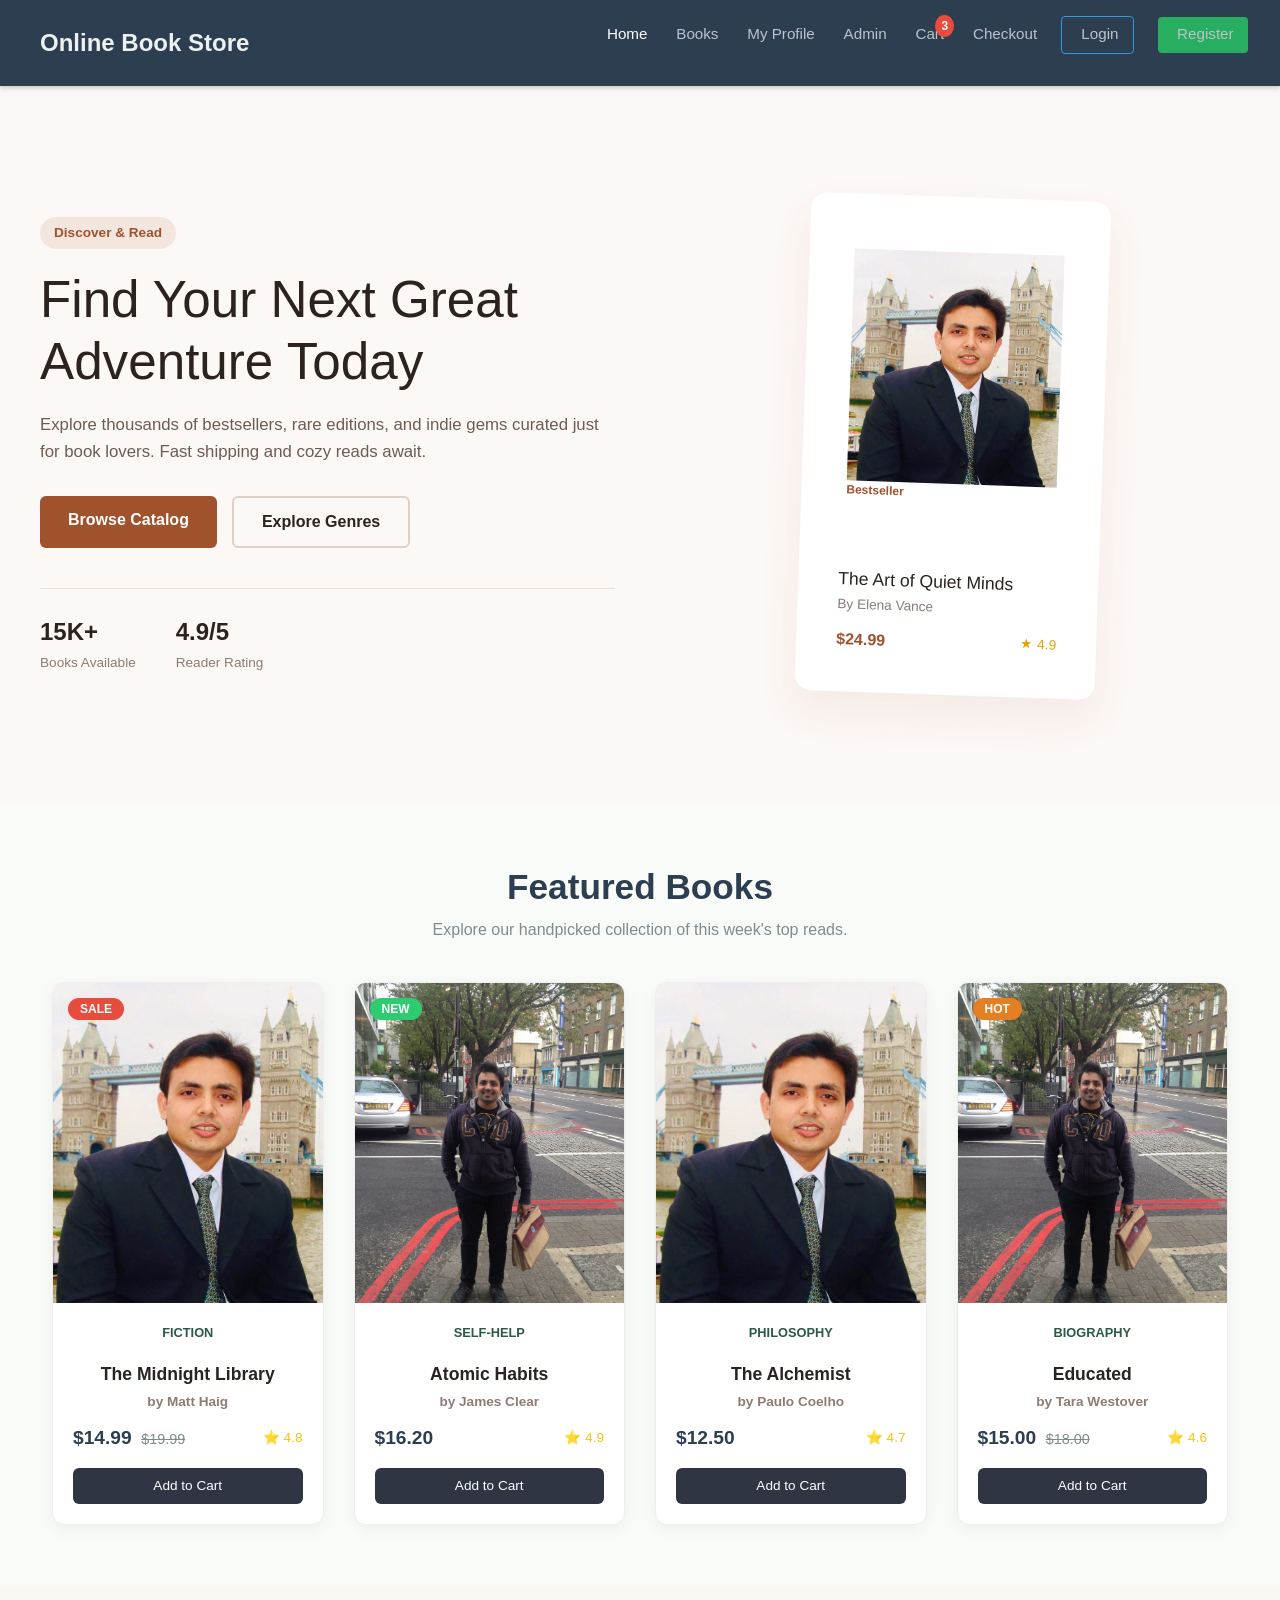
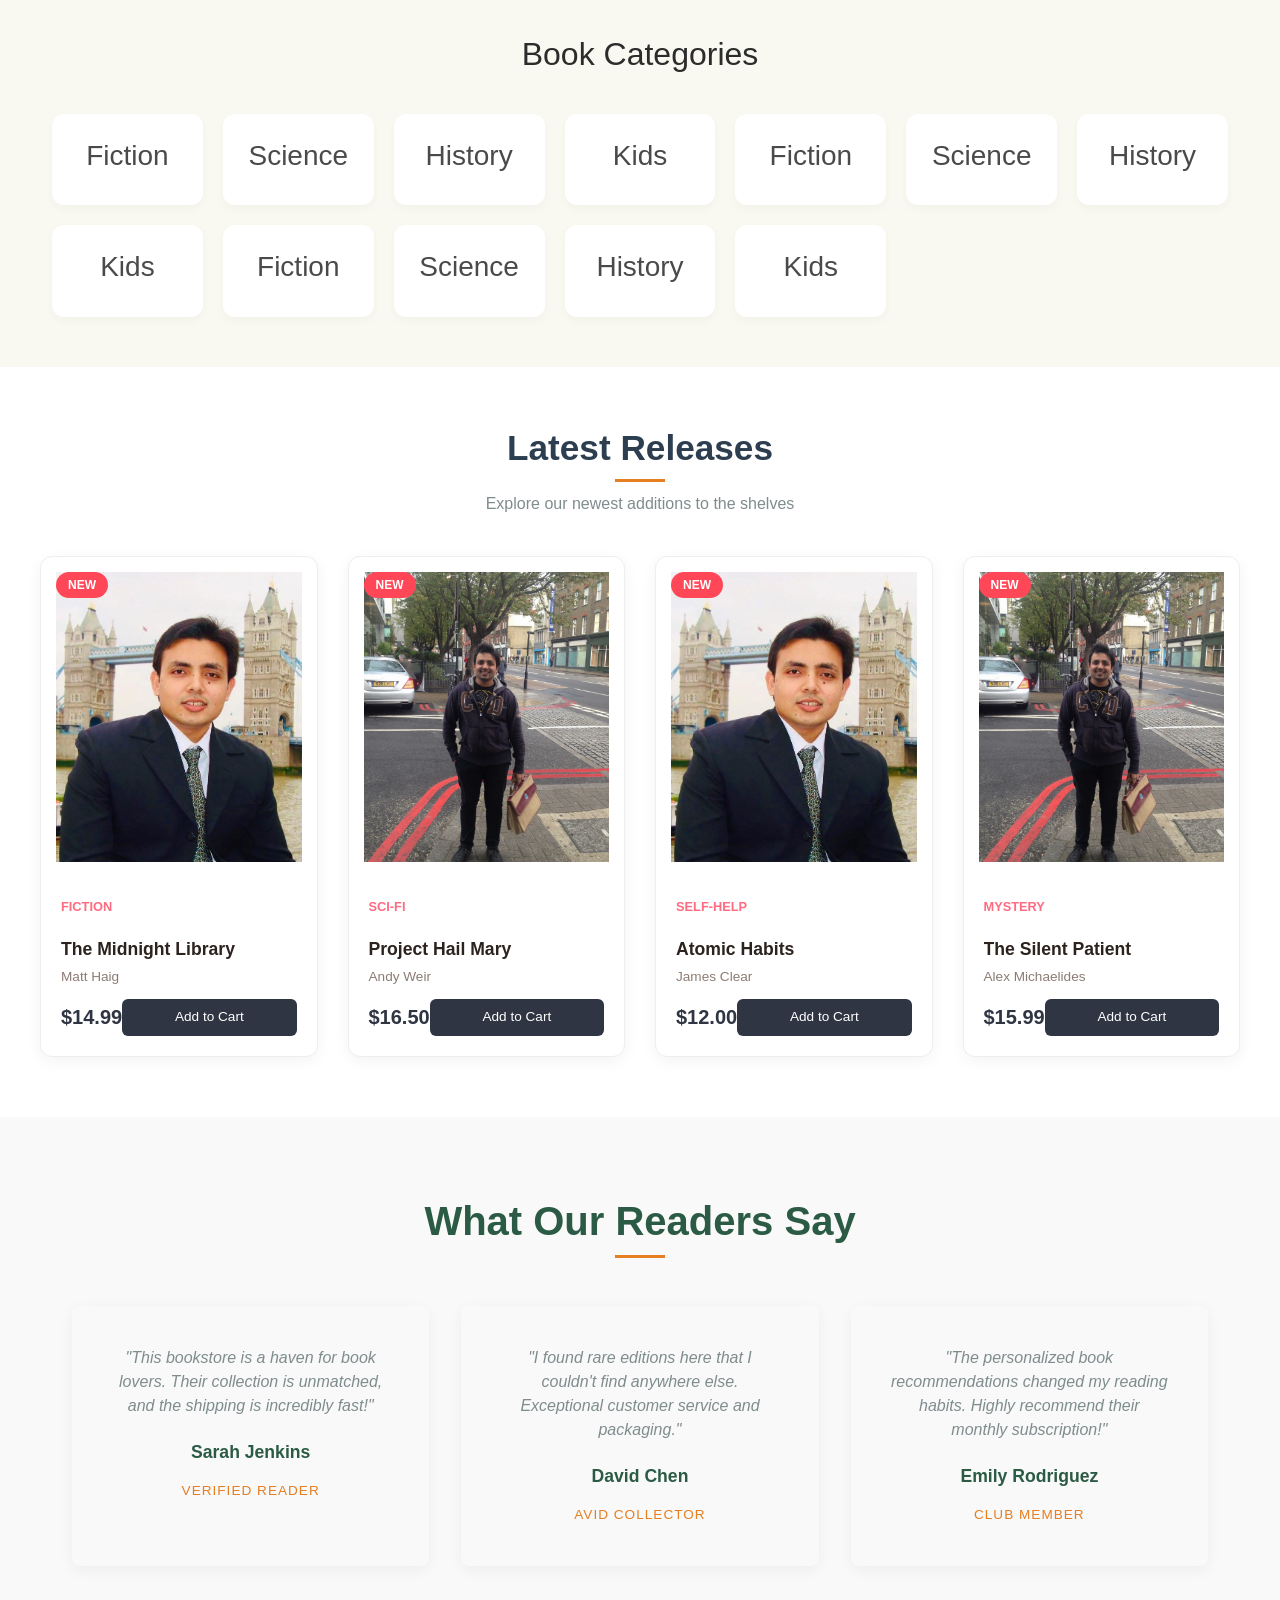
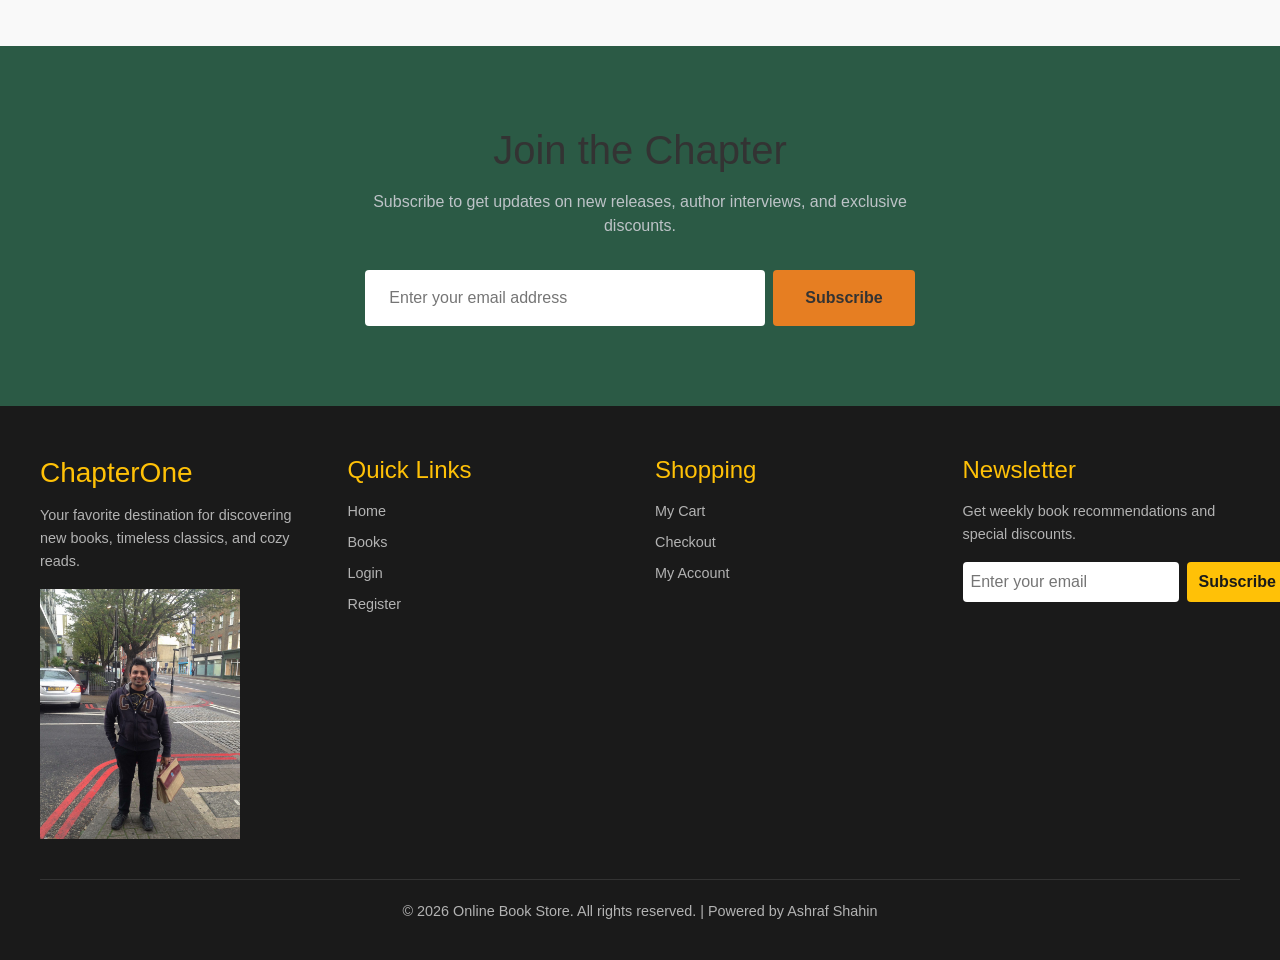
<file: index.html>
<!DOCTYPE html>
<html lang="en">
<head>
    <meta charset="UTF-8">
    <meta name="viewport" content="width=device-width, initial-scale=1.0">
    
    <link rel="shortcut icon" href="./media/logo.JPG" type="image/x-icon">
    <title>Online Book Store - ashraf shahin</title>
    
    <!-- Font Awesome  -->
    <link rel="stylesheet" href="https://cloudflare.com">
    
    <link rel="stylesheet" href="./css/bootstrap.min.css"> 
    <link rel="stylesheet" href="./css/style.css">
    
</head>
<body>


    <nav class="navbar">
        <a href="#" class="nav-brand"><i class="fa-solid fa-book-open"></i>Online Book Store </a>
    
        <div class="hamburger" id="mobile-menu">
            <span></span>
            <span></span>
            <span></span>
        </div>
    
        <ul class="nav-links" id="nav-list">
            <li><a href="index.html" class="active"><i class="fa-solid fa-house"></i> Home</a></li>
            <li><a href="books.html"><i class="fa-solid fa-book"></i> Books</a></li>
            <li><a href="user.html"><i class="fa-solid fa-book"></i> My Profile</a></li>
            <li><a href="admin.html"><i class="fa-solid fa-book"></i> Admin</a></li>
            <li>
                <a href="cart.html" class="cart-icon-container">
                    <i class="fa-solid fa-cart-shopping"></i> Cart
                    <span class="cart-badge" id="cart-count">3</span>
                </a>
            </li>
            <li><a href="checkout.html"><i class="fa-solid fa-credit-card"></i> Checkout</a></li>
            <li><a href="login.html" class="btn-login"><i class="fa-solid fa-right-to-bracket"></i> Login</a></li>
            <li><a href="register.html" class="btn-register"><i class="fa-solid fa-user-plus"></i> Register</a></li>
        </ul>
    </nav>

    <!-- hero Section -->
    <section class="hero-bookstore">
    <div class="hero-container">
        <div class="hero-content">
            <span class="hero-badge">Discover & Read</span>
            <h1>Find Your Next Great Adventure Today</h1>
            <p>Explore thousands of bestsellers, rare editions, and indie gems curated just for book lovers. Fast
                shipping and cozy reads await.</p>
            <div class="hero-buttons">
                <a href="#shop" class="btn-primary">Browse Catalog</a>
                <a href="#genres" class="btn-secondary">Explore Genres</a>
            </div>
            <div class="hero-stats">
                <div class="stat-item">
                    <strong>15K+</strong>
                    <span>Books Available</span>
                </div>
                <div class="stat-item">
                    <strong>4.9/5</strong>
                    <span>Reader Rating</span>
                </div>
            </div>
        </div>
        <div class="hero-visual">
            <div class="book-card-mockup">
                <div class="book-cover">
                    
                    <span><img src="./media/logo.JPG" alt="iamge" srcset="">Bestseller</span>
                </div>
                <div class="book-info">
                    <h3>The Art of Quiet Minds</h3>
                    <p>By Elena Vance</p>
                    <div class="price-row">
                        <span class="price">$24.99</span>
                        <span class="rating">★ 4.9</span>
                    </div>
                </div>
            </div>
        </div>
    </div>
    </section>

    <!-- featured books Section -->
    <section class="featured-books">
        <div class="container">
            <div class="section-header">
                <h2>Featured Books</h2>
                <p>Explore our handpicked collection of this week's top reads.</p>
            </div>
    
            <div class="books-grid">
                <!-- Book Card 1 -->
                <div class="book-card">
                    <div class="book-image">
                        <span class="badge sale">Sale</span>
                        <img src="./media/logo.JPG" alt="The Midnight Library">
                        <div class="overlay">
                            <button class="action-btn" title="Add to Wishlist">❤️</button>
                            <button class="action-btn" title="Quick View">👁️</button>
                        </div>
                    </div>
                    <div class="book-info">
                        <span class="category">Fiction</span>
                        <h3 class="book-title">The Midnight Library</h3>
                        <p class="author">by Matt Haig</p>
                        <div class="price-rating">
                            <div class="price">
                                <span class="current-price">$14.99</span>
                                <span class="old-price">$19.99</span>
                            </div>
                            <div class="rating">⭐️ 4.8</div>
                        </div>
                        <button class="add-to-cart-btn">Add to Cart</button>
                    </div>
                </div>
    
                <!-- Book Card 2 -->
                <div class="book-card">
                    <div class="book-image">
                        <span class="badge new">New</span>
                        <img src="./media/ash_shahin.JPG" alt="Atomic Habits">
                        <div class="overlay">
                            <button class="action-btn" title="Add to Wishlist">❤️</button>
                            <button class="action-btn" title="Quick View">👁️</button>
                        </div>
                    </div>
                    <div class="book-info">
                        <span class="category">Self-Help</span>
                        <h3 class="book-title">Atomic Habits</h3>
                        <p class="author">by James Clear</p>
                        <div class="price-rating">
                            <div class="price">
                                <span class="current-price">$16.20</span>
                            </div>
                            <div class="rating">⭐️ 4.9</div>
                        </div>
                        <button class="add-to-cart-btn">Add to Cart</button>
                    </div>
                </div>
    
                <!-- Book Card 3 -->
                <div class="book-card">
                    <div class="book-image">
                        <img src="./media/logo.JPG" alt="The Alchemist">
                        <div class="overlay">
                            <button class="action-btn" title="Add to Wishlist">❤️</button>
                            <button class="action-btn" title="Quick View">👁️</button>
                        </div>
                    </div>
                    <div class="book-info">
                        <span class="category">Philosophy</span>
                        <h3 class="book-title">The Alchemist</h3>
                        <p class="author">by Paulo Coelho</p>
                        <div class="price-rating">
                            <div class="price">
                                <span class="current-price">$12.50</span>
                            </div>
                            <div class="rating">⭐️ 4.7</div>
                        </div>
                        <button class="add-to-cart-btn">Add to Cart</button>
                    </div>
                </div>
    
                <!-- Book Card 4 -->
                <div class="book-card">
                    <div class="book-image">
                        <span class="badge hot">Hot</span>
                        <img src="./media/ash_shahin.JPG" alt="Educated">
                        <div class="overlay">
                            <button class="action-btn" title="Add to Wishlist">❤️</button>
                            <button class="action-btn" title="Quick View">👁️</button>
                        </div>
                    </div>
                    <div class="book-info">
                        <span class="category">Biography</span>
                        <h3 class="book-title">Educated</h3>
                        <p class="author">by Tara Westover</p>
                        <div class="price-rating">
                            <div class="price">
                                <span class="current-price">$15.00</span>
                                <span class="old-price">$18.00</span>
                            </div>
                            <div class="rating">⭐️ 4.6</div>
                        </div>
                        <button class="add-to-cart-btn">Add to Cart</button>
                    </div>
                </div>
            </div>
        </div>
    </section>


    <!-- categories Section -->
    <section class="categories-section">
        <div class="container">
            <h2>Book Categories</h2>
            <div class="category-grid">
                <div class="category-card">
                    <i class="fa fa-book" aria-hidden="true"></i>
                    <h3>Fiction</h3>
                </div>
                <div class="category-card">
                    <i class="fa fa-flask" aria-hidden="true"></i>
                    <h3>Science</h3>
                </div>
                <div class="category-card">
                    <i class="fa fa-university" aria-hidden="true"></i>
                    <h3>History</h3>
                </div>
                <div class="category-card">
                    <i class="fa fa-child" aria-hidden="true"></i>
                    <h3>Kids</h3>
                </div>
                <div class="category-card">
                    <i class="fa fa-book" aria-hidden="true"></i>
                    <h3>Fiction</h3>
                </div>
                <div class="category-card">
                    <i class="fa fa-flask" aria-hidden="true"></i>
                    <h3>Science</h3>
                </div>
                <div class="category-card">
                    <i class="fa fa-university" aria-hidden="true"></i>
                    <h3>History</h3>
                </div>
                <div class="category-card">
                    <i class="fa fa-child" aria-hidden="true"></i>
                    <h3>Kids</h3>
                </div>
                <div class="category-card">
                    <i class="fa fa-book" aria-hidden="true"></i>
                    <h3>Fiction</h3>
                </div>
                <div class="category-card">
                    <i class="fa fa-flask" aria-hidden="true"></i>
                    <h3>Science</h3>
                </div>
                <div class="category-card">
                    <i class="fa fa-university" aria-hidden="true"></i>
                    <h3>History</h3>
                </div>
                <div class="category-card">
                    <i class="fa fa-child" aria-hidden="true"></i>
                    <h3>Kids</h3>
                </div>
            </div>
        </div>
    </section>

    <!-- latest books Section -->
    <section class="latest-books-section">
        <div class="section-container">
    
            <!-- Section Header -->
            <div class="section-header">
                <h2 class="section-title">Latest Releases</h2>
                <p class="section-subtitle">Explore our newest additions to the shelves</p>
            </div>
    
            <!-- Books Grid Container -->
            <div class="books-grid">
    
                <!-- Book Card 1 -->
                <div class="book-card">
                    <div class="book-badge">New</div>
                    <div class="book-cover">
                        <!-- Replace URL with your actual book cover image path -->
                        <img src="./media/logo.JPG" alt="Book Cover">
                    </div>
                    <div class="book-info">
                        <span class="book-category">Fiction</span>
                        <h3 class="book-title">The Midnight Library</h3>
                        <p class="book-author">Matt Haig</p>
                        <div class="book-footer">
                            <span class="book-price">$14.99</span>
                            <button class="add-to-cart-btn" aria-label="Add to Cart">
                                Add to Cart
                            </button>
                        </div>
                    </div>
                </div>
    
                <!-- Book Card 2 -->
                <div class="book-card">
                    <div class="book-badge">New</div>
                    <div class="book-cover">
                        <img src="./media/ash_shahin.JPG" alt="Book Cover">
                    </div>
                    <div class="book-info">
                        <span class="book-category">Sci-Fi</span>
                        <h3 class="book-title">Project Hail Mary</h3>
                        <p class="book-author">Andy Weir</p>
                        <div class="book-footer">
                            <span class="book-price">$16.50</span>
                            <button class="add-to-cart-btn" aria-label="Add to Cart">
                                Add to Cart
                            </button>
                        </div>
                    </div>
                </div>
    
                <!-- Book Card 3 -->
                <div class="book-card">
                    <div class="book-badge">New</div>
                    <div class="book-cover">
                        <img src="./media/logo.JPG" alt="Book Cover">
                    </div>
                    <div class="book-info">
                        <span class="book-category">Self-Help</span>
                        <h3 class="book-title">Atomic Habits</h3>
                        <p class="book-author">James Clear</p>
                        <div class="book-footer">
                            <span class="book-price">$12.00</span>
                            <button class="add-to-cart-btn" aria-label="Add to Cart">
                                Add to Cart
                            </button>
                        </div>
                    </div>
                </div>
    
                <!-- Book Card 4 -->
                <div class="book-card">
                    <div class="book-badge">New</div>
                    <div class="book-cover">
                        <img src="./media/ash_shahin.JPG" alt="Book Cover">
                    </div>
                    <div class="book-info">
                        <span class="book-category">Mystery</span>
                        <h3 class="book-title">The Silent Patient</h3>
                        <p class="book-author">Alex Michaelides</p>
                        <div class="book-footer">
                            <span class="book-price">$15.99</span>
                            <button class="add-to-cart-btn" aria-label="Add to Cart">
                                Add to Cart
                            </button>
                        </div>
                    </div>
                </div>
    
            </div>
        </div>
    </section>

    <!-- Testimonials Section -->
    <section class="testimonials">
        <h2 class="section-title">What Our Readers Say</h2>
        <div class="testimonial-container">
            <div class="testimonial-card">
                <p class="review">"This bookstore is a haven for book lovers. Their collection is unmatched, and the
                    shipping is incredibly fast!"</p>
                <h4 class="author">Sarah Jenkins</h4>
                <span class="role">Verified Reader</span>
            </div>
            <div class="testimonial-card">
                <p class="review">"I found rare editions here that I couldn't find anywhere else. Exceptional customer
                    service and packaging."</p>
                <h4 class="author">David Chen</h4>
                <span class="role">Avid Collector</span>
            </div>
            <div class="testimonial-card">
                <p class="review">"The personalized book recommendations changed my reading habits. Highly recommend their
                    monthly subscription!"</p>
                <h4 class="author">Emily Rodriguez</h4>
                <span class="role">Club Member</span>
            </div>
        </div>
    </section>
    
    <!-- Newsletter Section -->
    <section class="newsletter">
        <div class="newsletter-content">
            <h2>Join the Chapter</h2>
            <p>Subscribe to get updates on new releases, author interviews, and exclusive discounts.</p>
            <form class="newsletter-form" onsubmit="event.preventDefault();">
                <input type="email" placeholder="Enter your email address" required aria-label="Email Address">
                <button type="submit">Subscribe</button>
            </form>
        </div>
    </section>


<footer class="bookstore-footer">
    <div class="footer-container">
        <div class="footer-col">
            <h3>ChapterOne</h3>
            <p>Your favorite destination for discovering new books, timeless classics, and cozy reads.</p>
            <img src="./media/ash_shahin.JPG" alt="Book Cover" height="250px" width="200px">
        </div>

        <div class="footer-col">
            <h4>Quick Links</h4>
            <ul>
                <li><a href="index.html">Home</a></li>
                <li><a href="books.html">Books</a></li>
                <li><a href="login.html">Login</a></li>
                <li><a href="register.html">Register</a></li>
            </ul>
        </div>

        <div class="footer-col">
            <h4>Shopping</h4>
            <ul>
                <li><a href="cart.html">My Cart</a></li>
                <li><a href="checkout.html">Checkout</a></li>
                <li><a href="account.html">My Account</a></li>
            </ul>
        </div>

        <div class="footer-col">
            <h4>Newsletter</h4>
            <p>Get weekly book recommendations and special discounts.</p>
            <form id="newsletter-form">
                <input type="email" id="newsletter-email" placeholder="Enter your email" required>
                <button type="submit">Subscribe</button>
            </form>
            <span id="newsletter-msg" style="font-size: 0.8rem; margin-top: 5px; display: block;"></span>
        </div>
    </div>

    <div class="footer-bottom">
        <p>&copy; <span id="current-year"></span> Online Book Store. All rights reserved. |  Powered by Ashraf Shahin</p>
    </div>
</footer>


    <script src="./js/bootstrap.bundle.min.js"></script>
    <script src="./js/popper.min.js"></script>
    <script src="./js/bootstrap.min.js"></script>
    <script src="./js/script.js"></script>
</body>
</html>
</file>
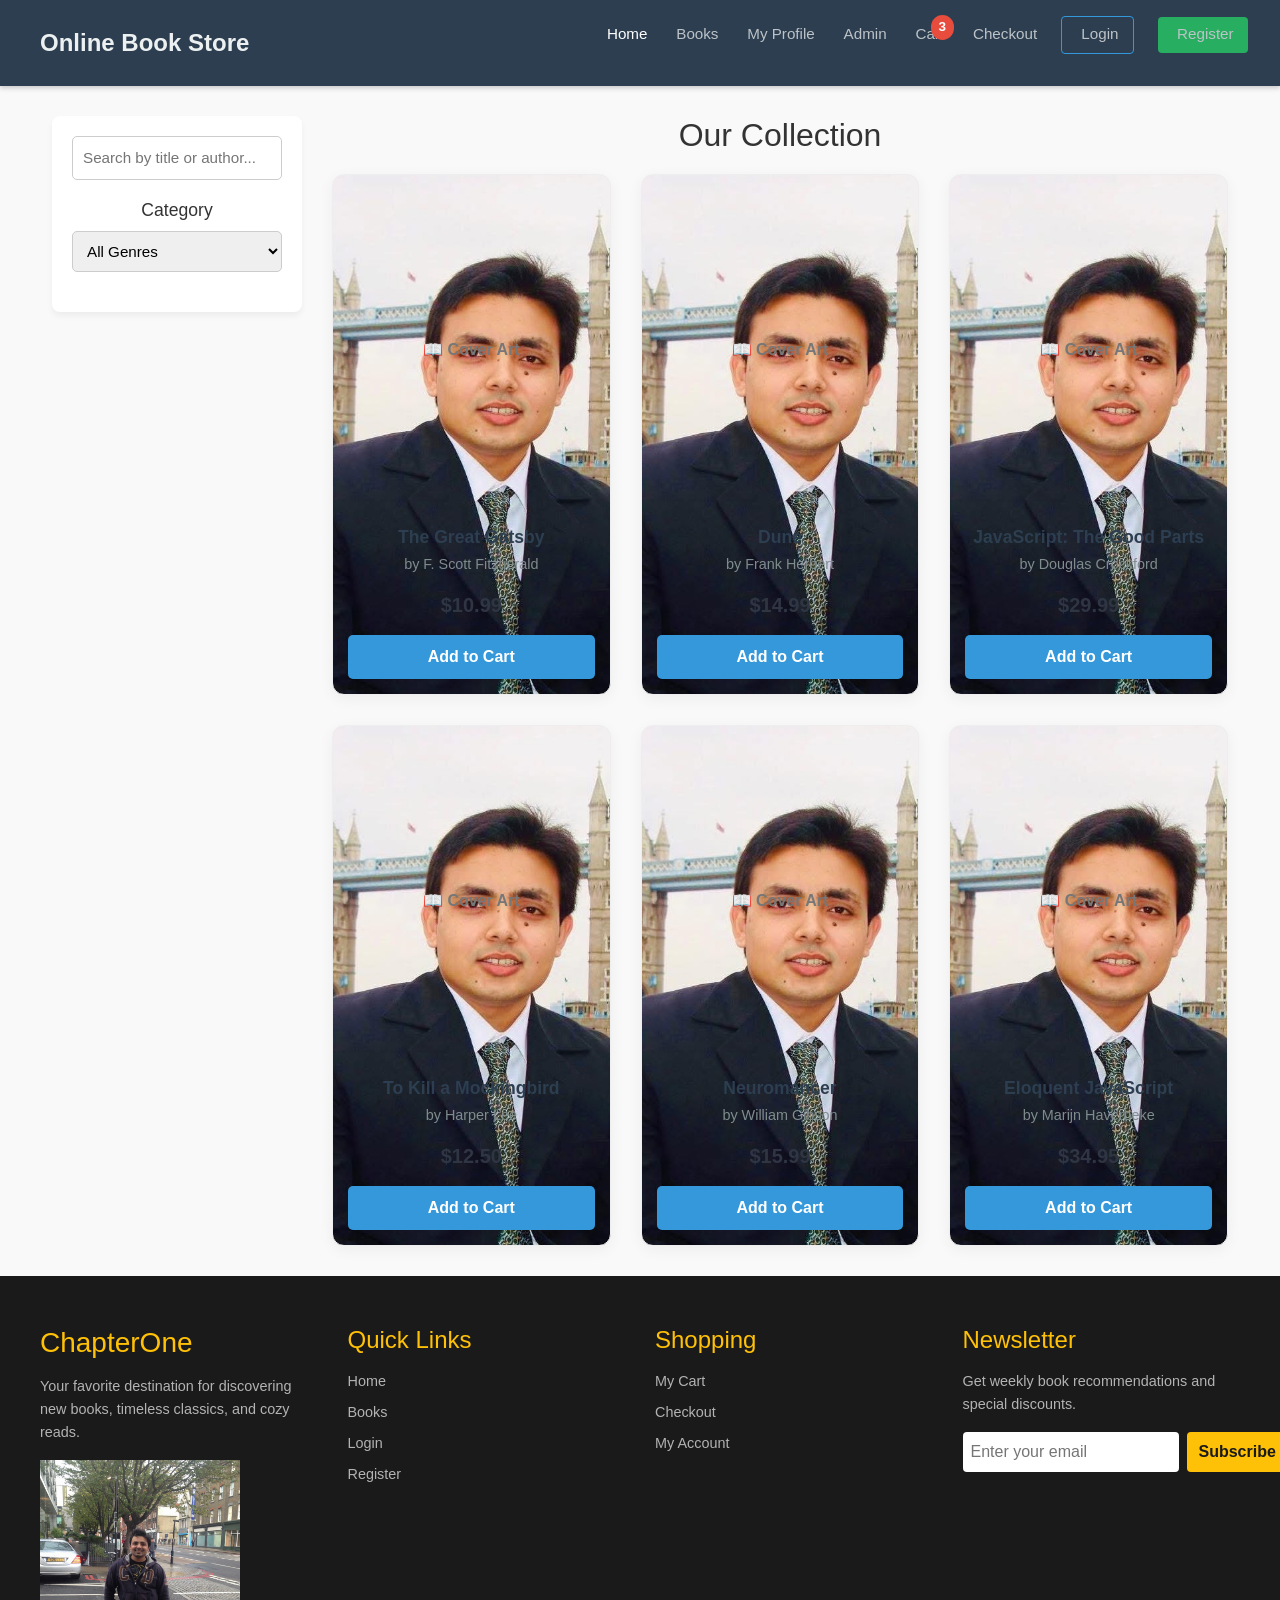
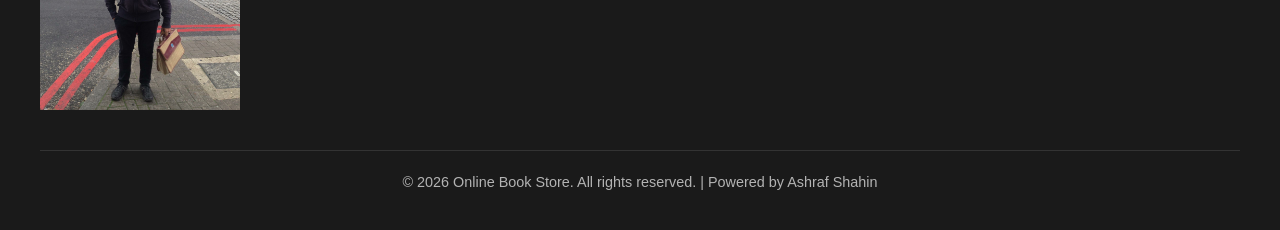
<file: books.html>
<!DOCTYPE html>
<html lang="en">

<head>
    <meta charset="UTF-8">
    <meta name="viewport" content="width=device-width, initial-scale=1.0">
    <title>BookStore - Browse Books</title>
    <style>
        /* Global Reset & Base Variables */
* {
    margin: 0;
    padding: 0;
    box-sizing: border-box;
    font-family: 'Segoe UI', Tahoma, Geneva, Verdana, sans-serif;
}

body {
    background-color: #f7f9fa;
    color: #333;
}

/* Navbar Design */
.navbar {
    display: flex;
    justify-content: space-between;
    align-items: center;
    background-color: #1a252f;
    color: white;
    padding: 1rem 5%;
    position: sticky;
    top: 0;
    z-index: 100;
}

.logo {
    font-size: 1.5rem;
    font-weight: bold;
}

#cart-count {
    background-color: #e74c3c;
    color: white;
    padding: 2px 8px;
    border-radius: 50%;
    font-size: 0.85rem;
    margin-left: 5px;
}

/* Master Layout Structure */
.container {
    display: grid;
    grid-template-columns: 250px 1fr;
    gap: 30px;
    padding: 30px 5%;
}

/* Sidebar Styling */
.controls {
    background: white;
    padding: 20px;
    border-radius: 8px;
    box-shadow: 0 4px 6px rgba(0,0,0,0.05);
    height: fit-content;
}

#search-input, #category-filter {
    width: 100%;
    padding: 10px;
    margin-bottom: 20px;
    border: 1px solid #ccc;
    border-radius: 5px;
    font-size: 0.95rem;
}

.filter-group h3 {
    font-size: 1.1rem;
    margin-bottom: 10px;
}

/* Dynamic Books Grid Layout */
.books-grid {
    display: grid;
    grid-template-columns: repeat(auto-fill, minmax(220px, 1fr));
    gap: 25px;
    margin-top: 20px;
}

/* Individual Book Card Designs */
.book-card {
    background-image: url('./media/logo.JPG');
    background-repeat: no-repeat;
    background-position: center;
    background-size: cover;
   background-color: #cccccc;
    
    /* background: white; */
    border-radius: 8px;
    padding: 15px;
    text-align: center;
    box-shadow: 0 4px 10px rgba(0,0,0,0.05);
    transition: transform 0.2s ease;
    display: flex;
    flex-direction: column;
    justify-content: space-between;
}

.book-card:hover {
    transform: translateY(-5px);
}

.book-cover {
    width: 100%;
    height: 260px;
    /* background-color: #eaeaea;  */
    border-radius: 4px;
    display: flex;
    align-items: center;
    justify-content: center;
    color: #777;
    margin-bottom: 15px;
    font-weight: bold;
}

.book-title {
    font-size: 1.1rem;
    font-weight: 600;
    margin-bottom: 5px;
}

.book-author {
    font-size: 0.9rem;
    color: #666;
    margin-bottom: 10px;
}

.book-price {
    font-size: 1.2rem;
    color: #2c3e50;
    font-weight: bold;
    margin-bottom: 15px;
}

.btn-add-cart {
    background-color: #3498db;
    color: white;
    border: none;
    padding: 10px;
    border-radius: 5px;
    cursor: pointer;
    font-weight: bold;
    width: 100%;
    transition: background 0.2s;
}

.btn-add-cart:hover {
    background-color: #2980b9;
}

/* Responsive Structural Overrides */
@media (max-width: 768px) {
    .container {
        grid-template-columns: 1fr;
    }
}

    </style>
    <link rel="stylesheet" href="./css/bootstrap.min.css">
    <link rel="stylesheet" href="./css/style.css">
</head>

<body>

    <!-- Header Navigation -->
    <nav class="navbar">
        <a href="#" class="nav-brand"><i class="fa-solid fa-book-open"></i>Online Book Store </a>
    
        <div class="hamburger" id="mobile-menu">
            <span></span>
            <span></span>
            <span></span>
        </div>
    
        <ul class="nav-links" id="nav-list">
            <li><a href="index.html" class="active"><i class="fa-solid fa-house"></i> Home</a></li>
            <li><a href="books.html"><i class="fa-solid fa-book"></i> Books</a></li>
            <li><a href="user.html"><i class="fa-solid fa-book"></i> My Profile</a></li>
            <li><a href="admin.html"><i class="fa-solid fa-book"></i> Admin</a></li>
            <li>
                <a href="#cart" class="cart-icon-container">
                    <i class="fa-solid fa-cart-shopping"></i> Cart
                    <span class="cart-badge" id="cart-count">3</span>
                </a>
            </li>
            <li><a href="#checkout"><i class="fa-solid fa-credit-card"></i> Checkout</a></li>
            <li><a href="login.html" class="btn-login"><i class="fa-solid fa-right-to-bracket"></i> Login</a></li>
            <li><a href="register.html" class="btn-register"><i class="fa-solid fa-user-plus"></i> Register</a></li>
        </ul>
    </nav>

    <!-- Main Content Container -->
    <main class="container">

        <!-- Sidebar Controls -->
        <aside class="controls">
            <input type="text" id="search-input" placeholder="Search by title or author...">

            <div class="filter-group">
                <h3>Category</h3>
                <select id="category-filter">
                    <option value="all">All Genres</option>
                    <option value="fiction">Fiction</option>
                    <option value="sci-fi">Sci-Fi</option>
                    <option value="tech">Technology</option>
                </select>
            </div>
        </aside>

        <!-- Books Grid Showcase -->
        <section class="books-display">
            <h2>Our Collection</h2>
            <div id="books-grid" class="books-grid">
                <!-- Books will be injected dynamically by JavaScript -->
            </div>
        </section>

    </main>

    <footer class="bookstore-footer">
        <div class="footer-container">
            <div class="footer-col">
                <h3>ChapterOne</h3>
                <p>Your favorite destination for discovering new books, timeless classics, and cozy reads.</p>
                <img src="./media/ash_shahin.JPG" alt="Book Cover" height="250px" width="200px">
            </div>
    
            <div class="footer-col">
                <h4>Quick Links</h4>
                <ul>
                    <li><a href="index.html">Home</a></li>
                    <li><a href="books.html">Books</a></li>
                    <li><a href="login.html">Login</a></li>
                    <li><a href="register.html">Register</a></li>
                </ul>
            </div>
    
            <div class="footer-col">
                <h4>Shopping</h4>
                <ul>
                    <li><a href="cart.html">My Cart</a></li>
                    <li><a href="checkout.html">Checkout</a></li>
                    <li><a href="account.html">My Account</a></li>
                </ul>
            </div>
    
            <div class="footer-col">
                <h4>Newsletter</h4>
                <p>Get weekly book recommendations and special discounts.</p>
                <form id="newsletter-form">
                    <input type="email" id="newsletter-email" placeholder="Enter your email" required>
                    <button type="submit">Subscribe</button>
                </form>
                <span id="newsletter-msg" style="font-size: 0.8rem; margin-top: 5px; display: block;"></span>
            </div>
        </div>
    
        <div class="footer-bottom">
            <p>&copy; <span id="current-year"></span> Online Book Store. All rights reserved. | Powered by Ashraf Shahin</p>
        </div>
    </footer>
    
    
    <script src="./js/bootstrap.bundle.min.js"></script>
    <script src="./js/popper.min.js"></script>
    <script src="./js/bootstrap.min.js"></script>
    <script src="./js/script.js"></script>
    <script>
        // Local mock data repository containing product metadata
            const booksData = [
                { id: 1, title: "The Great Gatsby", author: "F. Scott Fitzgerald", price: 10.99, category: "fiction" },
                { id: 2, title: "Dune", author: "Frank Herbert", price: 14.99, category: "sci-fi" },
                { id: 3, title: "JavaScript: The Good Parts", author: "Douglas Crockford", price: 29.99, category: "tech" },
                { id: 4, title: "To Kill a Mockingbird", author: "Harper Lee", price: 12.50, category: "fiction" },
                { id: 5, title: "Neuromancer", author: "William Gibson", price: 15.99, category: "sci-fi" },
                { id: 6, title: "Eloquent JavaScript", author: "Marijn Haverbeke", price: 34.95, category: "tech" }
            ];

            let cartCount = 0;

            // Fetch elements from DOM
            const booksGrid = document.getElementById('books-grid');
            const searchInput = document.getElementById('search-input');
            const categoryFilter = document.getElementById('category-filter');
            const cartCountBadge = document.getElementById('cart-count');

            // Core framework function to display standard cards dynamically
            function displayBooks(booksList) {
                booksGrid.innerHTML = '';

                if (booksList.length === 0) {
                    booksGrid.innerHTML = `<p style="grid-column: 1/-1; text-align:center; color:#888;">No books found matching your criteria.</p>`;
                    return;
                }

                booksList.forEach(book => {
                    const bookCard = document.createElement('div');
                    bookCard.classList.add('book-card');

                    bookCard.innerHTML = `
            <div>
                <div class="book-cover">📖 Cover Art</div>
                <div class="book-title">${book.title}</div>
                <div class="book-author">by ${book.author}</div>
            </div>
            <div>
                <div class="book-price">$${book.price.toFixed(2)}</div>
                <button class="btn-add-cart" onclick="addToCart()">Add to Cart</button>
            </div>
        `;
                    booksGrid.appendChild(bookCard);
                });
            }

            // State engine processing text filters and category options simultaneously
            function filterBooks() {
                const searchTerm = searchInput.value.toLowerCase();
                const selectedCategory = categoryFilter.value;

                const filtered = booksData.filter(book => {
                    const matchesSearch = book.title.toLowerCase().includes(searchTerm) ||
                        book.author.toLowerCase().includes(searchTerm);
                    const matchesCategory = selectedCategory === 'all' || book.category === selectedCategory;

                    return matchesSearch && matchesCategory;
                });

                displayBooks(filtered);
            }

            // Interactive shopping cart functional listener logic
            function addToCart() {
                cartCount++;
                cartCountBadge.textContent = cartCount;
            }

            // DOM Event Listeners for continuous UI binding
            searchInput.addEventListener('input', filterBooks);
            categoryFilter.addEventListener('change', filterBooks);

            // Bootstrapping phase: Initial page compilation render
            displayBooks(booksData);

    </script>
    
</body>

</html>
</file>
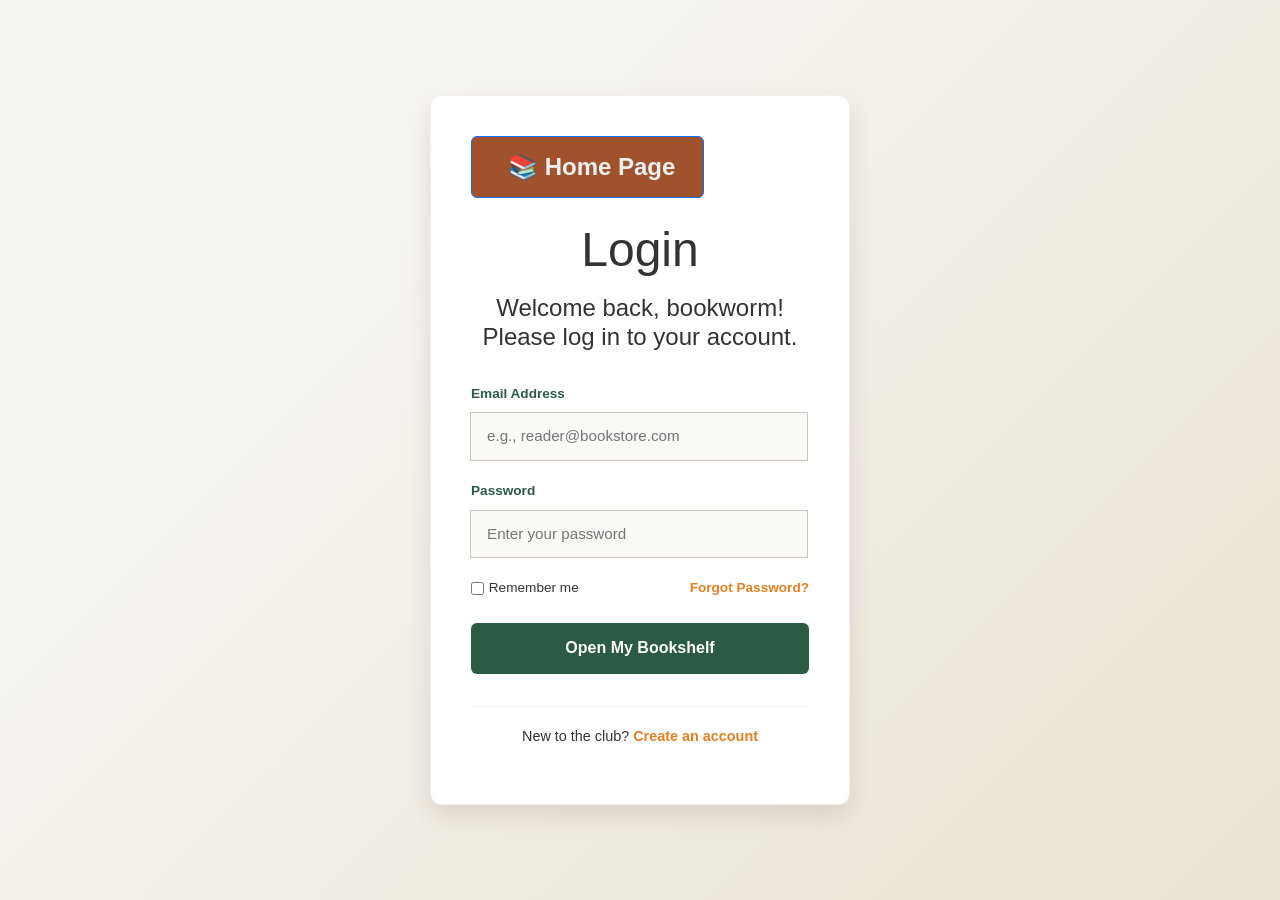
<file: login.html>
<!DOCTYPE html>
<html lang="en">

<head>
    <meta charset="UTF-8">
    <meta name="viewport" content="width=device-width, initial-scale=1.0">
    <title>Chapters & Pages | Book Store Login</title>
    <style>
        /* Global Reset and Variables */
* {
    margin: 0;
    padding: 0;
    box-sizing: border-box;
    font-family: 'Segoe UI', Tahoma, Geneva, Verdana, sans-serif;
}

:root {
    --primary-color: #5c3d2e;     /* Deep bookish brown */
    --accent-color: #b85c38;      /* Terracotta / leather accent */
    --bg-color: #f7f5f2;          /* Soft parchment paper color */
    --text-color: #2d2424;        /* Dark ink */
    --error-color: #d93838;       /* Error red */
    --border-color: #ccc5b9;     /* Muted border */
}

body {
    background-color: var(--bg-color);
    background-image: linear-gradient(135deg, #f7f5f2 25%, #eae3d2 100%);
    display: flex;
    justify-content: center;
    align-items: center;
    min-height: 100vh;
    color: var(--text-color);
}

/* Card Container */
.login-container {
    background: #ffffff;
    padding: 2.5rem;
    border-radius: 12px;
    box-shadow: 0 10px 25px rgba(92, 61, 46, 0.15);
    width: 100%;
    max-width: 420px;
    border: 1px solid rgba(92, 61, 46, 0.08);
}

/* Header Styling */
.login-header {
    text-align: center;
    margin-bottom: 2rem;
}

.logo {
    font-size: 3rem;
    margin-bottom: 0.5rem;
}

.login-header h1 {
    color: var(--primary-color);
    font-size: 1.8rem;
    margin-bottom: 0.5rem;
}

.login-header p {
    font-size: 0.9rem;
    color: #777;
}

/* Form Groups */
.input-group {
    margin-bottom: 1.25rem;
    position: relative;
}

.input-group label {
    display: block;
    font-size: 0.85rem;
    font-weight: 600;
    margin-bottom: 0.5rem;
    color: var(--primary-color);
}

.input-group input {
    width: 100%;
    padding: 0.75rem 1rem;
    border: 1px solid var(--border-color);
    border-radius: 6px;
    font-size: 0.95rem;
    transition: all 0.3s ease;
    background-color: #faf9f6;
}

.input-group input:focus {
    outline: none;
    border-color: var(--accent-color);
    box-shadow: 0 0 0 3px rgba(184, 92, 56, 0.15);
    background-color: #ffffff;
}

/* Validation Styling */
.input-group.error input {
    border-color: var(--error-color);
    background-color: #fff5f5;
}

.error-message {
    color: var(--error-color);
    font-size: 0.75rem;
    margin-top: 0.25rem;
    display: block;
    height: 15px; /* Prevents layout shifting */
}

/* Actions Links */
.form-actions {
    display: flex;
    justify-content: space-between;
    align-items: center;
    font-size: 0.85rem;
    margin-bottom: 1.5rem;
}

.remember-me {
    display: flex;
    align-items: center;
    gap: 0.3rem;
    cursor: pointer;
}

.forgot-link, .login-footer a {
    color: var(--accent-color);
    text-decoration: none;
    font-weight: 600;
}

.forgot-link:hover, .login-footer a:hover {
    text-decoration: underline;
}

/* Submit Button */
.submit-btn {
    width: 100%;
    padding: 0.85rem;
    background-color: var(--primary-color);
    color: white;
    border: none;
    border-radius: 6px;
    font-size: 1rem;
    font-weight: 600;
    cursor: pointer;
    transition: background-color 0.2s ease;
}

.submit-btn:hover {
    background-color: var(--accent-color);
}

/* Footer Section */
.login-footer {
    text-align: center;
    margin-top: 2rem;
    font-size: 0.9rem;
    border-top: 1px solid #eee;
    padding-top: 1.2rem;
}

    </style>
    
    <link rel="stylesheet" href="./css/bootstrap.min.css">
    <link rel="stylesheet" href="./css/style.css">
</head>

<body>
    
    <div class="login-container">
        <p class="btn btn-primary"><a href="./index.html" class="nav-brand"><i class="fa-solid fa-book-open"></i> 📚 Home Page
            </a></p>
        <div class="login-header">
            <div class="logo"> Login</div> 
            <h4>Welcome back, bookworm! Please log in to your account.</h4>
        </div>

        <form id="loginForm" novalidate>
            <!-- Email Field -->
            <div class="input-group">
                <label for="email">Email Address</label>
                <input type="email" id="email" placeholder="e.g., reader@bookstore.com">
                <small class="error-message" id="emailError"></small>
            </div>

            <!-- Password Field -->
            <div class="input-group">
                <label for="password">Password</label>
                <input type="password" id="password" placeholder="Enter your password">
                <small class="error-message" id="passwordError"></small>
            </div>

            <!-- Remember Me & Forgot Password -->
            <div class="form-actions">
                <label class="remember-me">
                    <input type="checkbox"> Remember me
                </label>
                <a href="#" class="forgot-link">Forgot Password?</a>
            </div>

            <!-- Submit Button -->
            <button type="submit" class="submit-btn">Open My Bookshelf</button>
        </form>

        <div class="login-footer">
            <p>New to the club? <a href="./register.html">Create an account</a></p>
        </div>
    </div>

    <script >
        document.getElementById('loginForm').addEventListener('submit', function (event) {
                // Stop the form from submitting automatically
                event.preventDefault();

                // Fetch form fields
                const emailInput = document.getElementById('email');
                const passwordInput = document.getElementById('password');

                // Fetch error containers
                const emailError = document.getElementById('emailError');
                const passwordError = document.getElementById('passwordError');

                // Trackers for validation state
                let isEmailValid = false;
                let isPasswordValid = false;

                // 1. Email Validation
                const emailValue = emailInput.value.trim();
                const emailPattern = /^[a-zA-Z0-9._-]+@[a-zA-Z0-9.-]+\.[a-zA-Z]{2,6}$/;

                if (emailValue === '') {
                    showError(emailInput, emailError, 'Email address is required.');
                } else if (!emailPattern.test(emailValue)) {
                    showError(emailInput, emailError, 'Please enter a valid email address.');
                } else {
                    clearError(emailInput, emailError);
                    isEmailValid = true;
                }

                // 2. Password Validation
                const passwordValue = passwordInput.value.trim();

                if (passwordValue === '') {
                    showError(passwordInput, passwordError, 'Password is required.');
                } else if (passwordValue.length < 6) {
                    showError(passwordInput, passwordError, 'Password must be at least 6 characters.');
                } else {
                    clearError(passwordInput, passwordError);
                    isPasswordValid = true;
                }

                // 3. Successful Validation Logic
                if (isEmailValid && isPasswordValid) {
                    alert('🎉 Login successful! Redirecting you to your bookshelf...');
                    // Replace with your actual redirect logic, like:
                    // window.location.href = "dashboard.html";
                    this.reset();
                }
            });

            // Helper function to append error classes and messages
            function showError(inputElement, errorElement, message) {
                inputElement.parentElement.classList.add('error');
                errorElement.textContent = message;
            }

            // Helper function to remove error classes and clear messages
            function clearError(inputElement, errorElement) {
                inputElement.parentElement.classList.remove('error');
                errorElement.textContent = '';
            }

    </script>
</body>

</html>
</file>
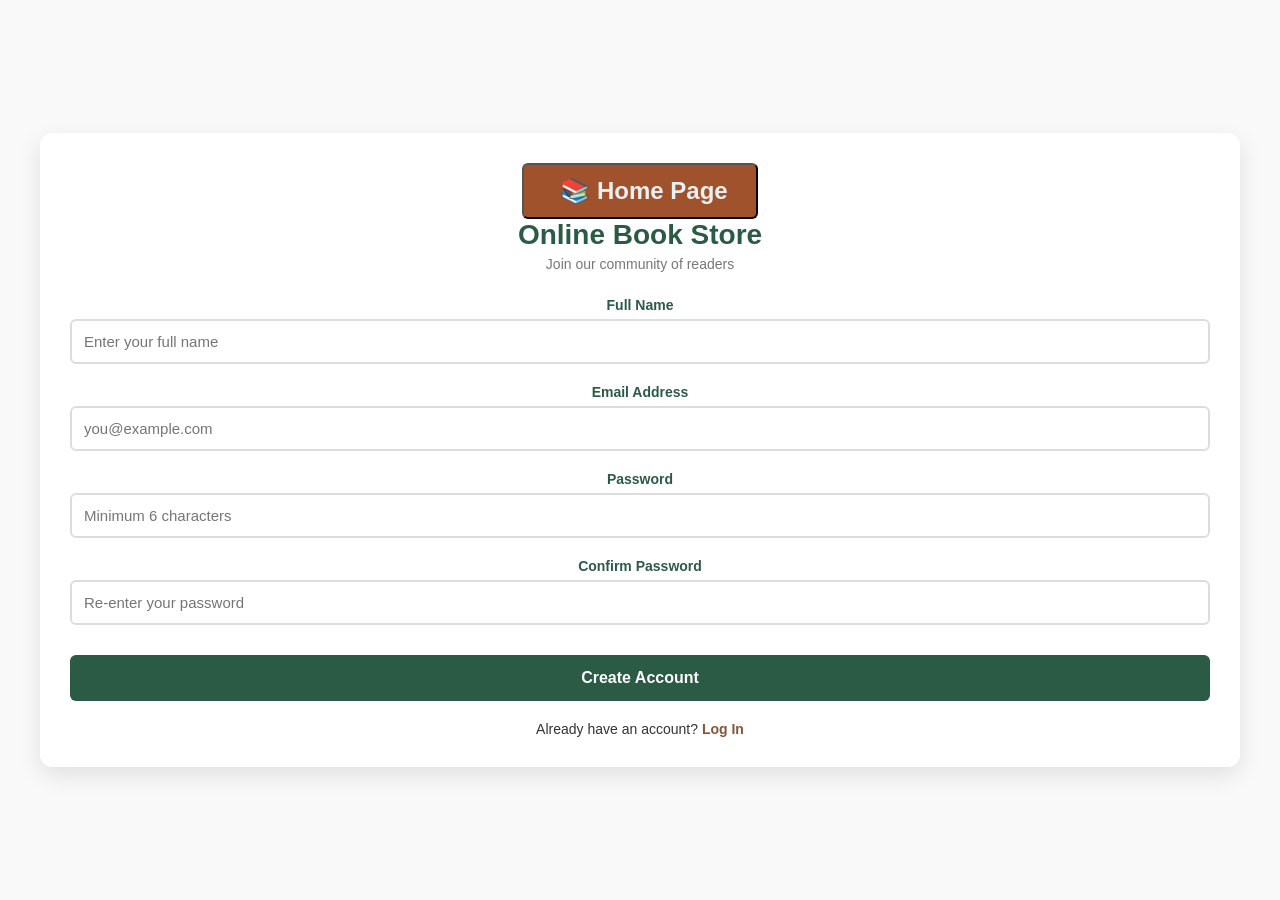
<file: register.html>
<!DOCTYPE html>
<html lang="en">

<head>
    <meta charset="UTF-8">
    <meta name="viewport" content="width=device-width, initial-scale=1.0">
    <title>Online Book Store - Create an Account</title>
    <style>
        /* CSS STYLING */
        :root {
            --primary-color: #5c3d2e;
            /* Deep bookish brown */
            --secondary-color: #865439;
            /* Warm leather brown */
            --bg-color: #f4efe8;
            /* Soft paper color */
            --text-color: #2d2424;
            /* Dark ink color */
            --error-color: #b83b5e;
            /* Deep red for errors */
            --success-color: #2b7a78;
            /* Muted teal for success */
        }

        * {
            box-sizing: border-box;
            margin: 0;
            padding: 0;
            font-family: 'Segoe UI', Tahoma, Geneva, Verdana, sans-serif;
        }

        body {
            background-color: var(--bg-color);
            color: var(--text-color);
            display: flex;
            justify-content: center;
            align-items: center;
            min-height: 100vh;
            padding: 20px;
        }

        .container {
            background-color: #ffffff;
            border-radius: 12px;
            box-shadow: 0 8px 24px rgba(0, 0, 0, 0.1);
            width: 100%;
            max-width: 450px;
            padding: 30px;
        }

        .header {
            text-align: center;
            margin-bottom: 25px;
        }

        .header h2 {
            color: var(--primary-color);
            font-size: 28px;
            margin-bottom: 5px;
        }

        .header p {
            color: #777;
            font-size: 14px;
        }

        .form-control {
            margin-bottom: 20px;
            position: relative;
        }

        .form-control label {
            display: block;
            margin-bottom: 6px;
            font-weight: 600;
            font-size: 14px;
            color: var(--primary-color);
        }

        .form-control input {
            width: 100%;
            padding: 12px;
            border: 2px solid #ddd;
            border-radius: 6px;
            font-size: 15px;
            transition: border-color 0.3s ease;
            outline: none;
        }

        .form-control input:focus {
            border-color: var(--secondary-color);
        }

        /* Validation UI Classes */
        .form-control.success input {
            border-color: var(--success-color);
        }

        .form-control.error input {
            border-color: var(--error-color);
        }

        .form-control small {
            color: var(--error-color);
            position: absolute;
            bottom: -18px;
            left: 0;
            font-size: 12px;
            visibility: hidden;
        }

        .form-control.error small {
            visibility: visible;
        }

        .btn-submit {
            width: 100%;
            background-color: var(--primary-color);
            color: #fff;
            border: none;
            padding: 14px;
            font-size: 16px;
            font-weight: bold;
            border-radius: 6px;
            cursor: pointer;
            margin-top: 10px;
            transition: background-color 0.3s ease;
        }

        .btn-submit:hover {
            background-color: var(--secondary-color);
        }

        .footer-text {
            text-align: center;
            margin-top: 20px;
            font-size: 14px;
        }

        .footer-text a {
            color: var(--secondary-color);
            text-decoration: none;
            font-weight: bold;
        }

        .footer-text a:hover {
            text-decoration: underline;
        }
    </style>
    <!-- <link rel="stylesheet" href="./css/bootstrap.min.css"> -->
    <link rel="stylesheet" href="./css/style.css">
</head>

<body>

    <div class="container">
        <button class="btn btn-primary"><a href="./index.html" class="nav-brand"><i class="fa-solid fa-book-open"></i>📚 Home Page
            </a></button>
        <div class="header">
            
            <h2>Online Book Store</h2>
            <p>Join our community of readers</p>
        </div>

        <!-- HTML FORM -->
        <form id="registrationForm" novalidate>
            <!-- Full Name -->
            <div class="form-control">
                <label for="username">Full Name</label>
                <input type="text" id="username" placeholder="Enter your full name">
                <small>Error message</small>
            </div>

            <!-- Email -->
            <div class="form-control">
                <label for="email">Email Address</label>
                <input type="email" id="email" placeholder="you@example.com">
                <small>Error message</small>
            </div>

            <!-- Password -->
            <div class="form-control">
                <label for="password">Password</label>
                <input type="password" id="password" placeholder="Minimum 6 characters">
                <small>Error message</small>
            </div>

            <!-- Confirm Password -->
            <div class="form-control">
                <label for="confirmPassword">Confirm Password</label>
                <input type="password" id="confirmPassword" placeholder="Re-enter your password">
                <small>Error message</small>
            </div>

            <!-- Submit Button -->
            <button type="submit" class="btn-submit">Create Account</button>

            <div class="footer-text">
                Already have an account? <a href="./login.html">Log In</a>
            </div>
        </form>
    </div>

    
    
    
    <script src="./js/bootstrap.bundle.min.js"></script>
    <script src="./js/popper.min.js"></script>
    <script src="./js/bootstrap.min.js"></script>
    <script src="./js/script.js"></script>

    <!-- JAVASCRIPT VALIDATION -->
    <script>
        const form = document.getElementById('registrationForm');
        const username = document.getElementById('username');
        const email = document.getElementById('email');
        const password = document.getElementById('password');
        const confirmPassword = document.getElementById('confirmPassword');

        // Form Submit Event Listener
        form.addEventListener('submit', function (e) {
            e.preventDefault(); // Stop standard form refresh

            if (validateInputs()) {
                alert('Success! Your bookstore account has been simulated.');
                form.reset();
                clearValidationClasses();
            }
        });

        // Validation Logic Function
        function validateInputs() {
            const usernameVal = username.value.trim();
            const emailVal = email.value.trim();
            const passwordVal = password.value.trim();
            const confirmPasswordVal = confirmPassword.value.trim();

            let isFormValid = true;

            // Username Validation (Checks empty status)
            if (usernameVal === '') {
                setError(username, 'Name cannot be blank');
                isFormValid = false;
            } else {
                setSuccess(username);
            }

            // Email Validation (Checks syntax pattern)
            if (emailVal === '') {
                setError(email, 'Email cannot be blank');
                isFormValid = false;
            } else if (!isValidEmail(emailVal)) {
                setError(email, 'Provide a valid email address');
                isFormValid = false;
            } else {
                setSuccess(email);
            }

            // Password Validation (Checks length restriction)
            if (passwordVal === '') {
                setError(password, 'Password cannot be blank');
                isFormValid = false;
            } else if (passwordVal.length < 6) {
                setError(password, 'Password must be at least 6 characters');
                isFormValid = false;
            } else {
                setSuccess(password);
            }

            // Confirm Password Validation (Checks parity verification)
            if (confirmPasswordVal === '') {
                setError(confirmPassword, 'Please confirm your password');
                isFormValid = false;
            } else if (confirmPasswordVal !== passwordVal) {
                setError(confirmPassword, 'Passwords do not match');
                isFormValid = false;
            } else {
                setSuccess(confirmPassword);
            }

            return isFormValid;
        }

        // Helper: Inject Error state
        function setError(input, message) {
            const formControl = input.parentElement;
            const small = formControl.querySelector('small');
            formControl.className = 'form-control error';
            small.innerText = message;
        }

        // Helper: Inject Success state
        function setSuccess(input) {
            const formControl = input.parentElement;
            formControl.className = 'form-control success';
        }

        // Helper: Regular Expression string syntax check
        function isValidEmail(email) {
            const re = /^(([^<>()[\]\\.,;:\s@"]+(\.[^<>()[\]\\.,;:\s@"]+)*)|(".+"))@((\[[0-35-91-9]{1,3}\.[0-35-91-9]{1,3}\.[0-35-91-9]{1,3}\.[0-35-91-9]{1,3}\])|(([a-zA-Z\-0-9]+\.)+[a-zA-Z]{2,}))$/;
            return re.test(String(email).toLowerCase());
        }

        // Helper: Clear visual wrappers on successfully submitted form
        function clearValidationClasses() {
            const controls = document.querySelectorAll('.form-control');
            controls.forEach(control => {
                control.classList.remove('success', 'error');
            });
        }
    </script>
</body>

</html>
</file>
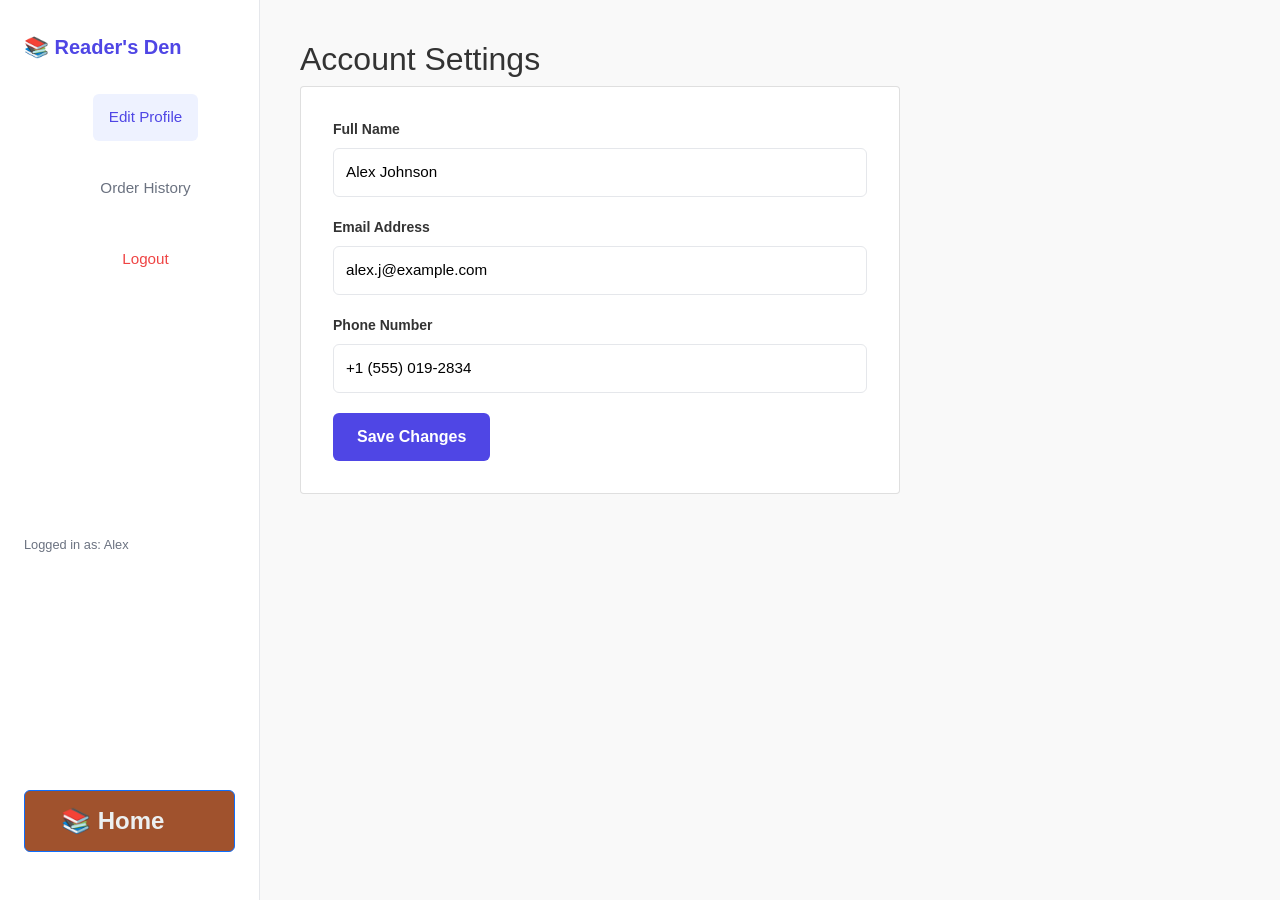
<file: user.html>
<!DOCTYPE html>
<html lang="en">

<head>
    <meta charset="UTF-8">
    <meta name="viewport" content="width=device-width, initial-scale=1.0">
    <title>Bookstore User Dashboard</title>
    <style>
        :root {
            --primary: #4f46e5;
            --primary-dark: #4338ca;
            --bg-color: #f3f4f6;
            --card-bg: #ffffff;
            --text-main: #1f2937;
            --text-muted: #6b7280;
            --border: #e5e7eb;
            --danger: #ef4444;
            --success: #10b981;
        }

        * {
            box-sizing: border-box;
            margin: 0;
            padding: 0;
            font-family: 'Segoe UI', Tahoma, Geneva, Verdana, sans-serif;
        }

        body {
            background-color: var(--bg-color);
            color: var(--text-main);
            display: flex;
            min-height: 100vh;
        }

        /* Sidebar Styling */
        aside {
            width: 260px;
            background-color: var(--card-bg);
            border-right: 1px solid var(--border);
            display: flex;
            flex-direction: column;
            justify-content: space-between;
            padding: 2rem 1.5rem;
        }

        .brand {
            font-size: 1.25rem;
            font-weight: bold;
            color: var(--primary);
            margin-bottom: 2rem;
        }

        .nav-links {
            list-style: none;
            display: flex;
            flex-direction: column;
            gap: 0.5rem;
            flex-grow: 1;
        }

        .nav-links button {
            width: 100%;
            background: none;
            border: none;
            display: flex;
            align-items: center;
            gap: 0.75rem;
            padding: 0.75rem 1rem;
            font-size: 0.95rem;
            font-weight: 500;
            color: var(--text-muted);
            border-radius: 0.375rem;
            cursor: pointer;
            transition: all 0.2s ease;
            text-align: left;
        }

        .nav-links button:hover,
        .nav-links button.active {
            background-color: #eef2ff;
            color: var(--primary);
        }

        .nav-links button.logout-btn {
            color: var(--danger);
        }

        .nav-links button.logout-btn:hover {
            background-color: #fef2f2;
        }

        /* Main Content Area */
        main {
            flex-grow: 1;
            padding: 2.5rem;
            overflow-y: auto;
        }

        .tab-content {
            display: none;
        }

        .tab-content.active {
            display: block;
        }

        h2 {
            font-size: 1.5rem;
            margin-bottom: 1.5rem;
        }

        /* Profile Card Form */
        .card {
            background-color: var(--card-bg);
            border: 1px solid var(--border);
            border-radius: 0.5rem;
            padding: 2rem;
            max-width: 600px;
        }

        .form-group {
            margin-bottom: 1.25rem;
        }

        .form-group label {
            display: block;
            font-size: 0.875rem;
            font-weight: 600;
            margin-bottom: 0.5rem;
        }

        .form-group input {
            width: 100%;
            padding: 0.75rem;
            border: 1px solid var(--border);
            border-radius: 0.375rem;
            font-size: 0.95rem;
        }

        .form-group input:focus {
            outline: none;
            border-color: var(--primary);
        }

        .btn-submit {
            background-color: var(--primary);
            color: white;
            padding: 0.75rem 1.5rem;
            border: none;
            border-radius: 0.375rem;
            font-weight: 600;
            cursor: pointer;
        }

        .btn-submit:hover {
            background-color: var(--primary-dark);
        }

        /* Order History Table */
        table {
            width: 100%;
            border-collapse: collapse;
            background-color: var(--card-bg);
            border: 1px solid var(--border);
            border-radius: 0.5rem;
            overflow: hidden;
        }

        th,
        td {
            padding: 1rem;
            text-align: left;
            border-bottom: 1px solid var(--border);
            font-size: 0.9rem;
        }

        th {
            background-color: #f9fafb;
            font-weight: 600;
        }

        .badge {
            padding: 0.25rem 0.5rem;
            border-radius: 9999px;
            font-size: 0.75rem;
            font-weight: 600;
        }

        .badge.delivered {
            background-color: #d1fae5;
            color: var(--success);
        }

        .badge.processing {
            background-color: #fef3c7;
            color: #d97706;
        }

        /* Responsive */
        @media(max-width: 768px) {
            body {
                flex-direction: column;
            }

            aside {
                width: 100%;
                padding: 1rem;
            }

            main {
                padding: 1rem;
            }

            .nav-links {
                flex-direction: row;
                flex-wrap: wrap;
            }

            .nav-links button {
                width: auto;
                flex-grow: 1;
            }
        }
    </style>
    <link rel="stylesheet" href="./css/bootstrap.min.css">
    <link rel="stylesheet" href="./css/style.css">
</head>

<body>

    <!-- Sidebar Navigation -->
    <aside>
        <div>
            <div class="brand">📚 Reader's Den</div>
            <ul class="nav-links">
                <li><button class="active" onclick="switchTab(event, 'profile-tab')">Edit Profile</button></li>
                <li><button onclick="switchTab(event, 'orders-tab')">Order History</button></li>
                <li><button class="logout-btn" onclick="handleLogout()">Logout</button></li>
            </ul>
        </div>
        <div style="font-size: 0.8rem; color: var(--text-muted);">Logged in as: Alex</div>
        <p class="btn btn-primary"><a href="./index.html" class="nav-brand"><i class="fa-solid fa-book-open"></i> 📚 Home
            </a></p>
    </aside>

    <!-- Main Content Area -->
    <main>
        <!-- Edit Profile Tab -->
        <section id="profile-tab" class="tab-content active">
            <h2>Account Settings</h2>
            <div class="card">
                <form id="profile-form" onsubmit="updateProfile(event)">
                    <div class="form-group">
                        <label for="name">Full Name</label>
                        <input type="text" id="name" value="Alex Johnson" required>
                    </div>
                    <div class="form-group">
                        <label for="email">Email Address</label>
                        <input type="email" id="email" value="alex.j@example.com" required>
                    </div>
                    <div class="form-group">
                        <label for="phone">Phone Number</label>
                        <input type="tel" id="phone" value="+1 (555) 019-2834">
                    </div>
                    <button type="submit" class="btn-submit">Save Changes</button>
                </form>
            </div>
        </section>

        <!-- Order History Tab -->
        <section id="orders-tab" class="tab-content">
            <h2>Order History</h2>
            <table>
                <thead>
                    <tr>
                        <th>Order ID</th>
                        <th>Book Titles</th>
                        <th>Date</th>
                        <th>Total</th>
                        <th>Status</th>
                    </tr>
                </thead>
                <tbody>
                    <tr>
                        <td>#BK-9821</td>
                        <td>The Great Gatsby, 1984</td>
                        <td>Aug 02, 2026</td>
                        <td>$34.50</td>
                        <td><span class="badge delivered">Delivered</span></td>
                    </tr>
                    <tr>
                        <td>#BK-9543</td>
                        <td>Atomic Habits</td>
                        <td>Jul 19, 2026</td>
                        <td>$16.00</td>
                        <td><span class="badge processing">Processing</span></td>
                    </tr>
                </tbody>
            </table>
        </section>
        
    </main>

    <!-- JavaScript Interactivity -->
    <script>
        function switchTab(evt, tabId) {
            const contents = document.querySelectorAll('.tab-content');
            contents.forEach(c => c.classList.remove('active'));

            const buttons = document.querySelectorAll('.nav-links button');
            buttons.forEach(b => b.classList.remove('active'));

            document.getElementById(tabId).classList.add('active');
            evt.currentTarget.classList.add('active');
        }

        function updateProfile(event) {
            event.preventDefault();
            alert('Profile details updated successfully!');
        }

        function handleLogout() {
            if (confirm('Are you sure you want to log out?')) {
                // Redirect logic or clearing session state
                alert('Logged out successfully!');
                window.location.reload();
            }
        }
    </script>
</body>

</html>
</file>
<file: css/style.css>
* {
            margin: 0;
            padding: 0;
            box-sizing: border-box;
            font-family: 'Segoe UI', Tahoma, Geneva, Verdana, sans-serif;
        }
    
        body {
            background-color: #f9f9f9;
        }
    
        /* Navbar Styling */
        .navbar {
            background-color: #2c3e50;
            color: #fff;
            display: flex;
            justify-content: space-between;
            align-items: center;
            padding: 1rem 2rem;
            position: sticky;
            top: 0;
            z-index: 1000;
            box-shadow: 0 2px 5px rgba(0, 0, 0, 0.2);
        }
    
        .nav-brand {
            font-size: 1.5rem;
            font-weight: bold;
            color: #ecf0f1;
            text-decoration: none;
            display: flex;
            align-items: center;
            gap: 0.5rem;
        }
    
        .nav-links {
            list-style: none;
            display: flex;
            align-items: center;
            gap: 1.5rem;
        }
    
        .nav-links a {
            color: #bdc3c7;
            text-decoration: none;
            font-size: 0.95rem;
            transition: color 0.3s ease;
            display: flex;
            align-items: center;
            gap: 0.3rem;
        }
    
        .nav-links a:hover,
        .nav-links a.active {
            color: #fff;
        }
    
        /* Cart Badge */
        .cart-icon-container {
            position: relative;
        }
    
        .cart-badge {
            position: absolute;
            top: -8px;
            right: -10px;
            background-color: #e74c3c;
            color: white;
            font-size: 0.75rem;
            padding: 2px 6px;
            border-radius: 50%;
            font-weight: bold;
        }
    
        /* Auth Buttons */
        .btn-login {
            background: transparent;
            border: 1px solid #3498db;
            color: #3498db;
            padding: 0.4rem 0.9rem;
            border-radius: 4px;
            transition: all 0.3s ease;
        }
    
        .btn-login:hover {
            background-color: #3498db;
            color: #fff;
        }
    
        .btn-register {
            background-color: #27ae60;
            color: #fff;
            padding: 0.4rem 0.9rem;
            border-radius: 4px;
            transition: background 0.3s ease;
        }
    
        .btn-register:hover {
            background-color: #219653;
        }
    
        /* Mobile Hamburger Menu */
        .hamburger {
            display: none;
            flex-direction: column;
            cursor: pointer;
            gap: 5px;
        }
    
        .hamburger span {
            width: 25px;
            height: 3px;
            background-color: #fff;
            transition: all 0.3s ease;
        }
    
        /* Responsive Design */
        @media (max-width: 768px) {
            .nav-links {
                position: absolute;
                top: 100%;
                left: 0;
                width: 100%;
                background-color: #2c3e50;
                flex-direction: column;
                align-items: flex-start;
                max-height: 0;
                overflow: hidden;
                transition: max-height 0.4s ease-in-out;
                padding: 0 2rem;
            }
    
            .nav-links.active {
                max-height: 400px;
                padding: 1rem 2rem 1.5rem 2rem;
            }
    
            .hamburger {
                display: flex;
            }
        }

        /* navbar ends */

/* hero starts */
.hero-bookstore {
    background-color: #fcf8f5;
    font-family: 'Segoe UI', Tahoma, Geneva, Verdana, sans-serif;
    padding: 80px 20px;
    min-height: 80vh;
    display: flex;
    align-items: center;
}

.hero-container {
    max-width: 1200px;
    margin: 0 auto;
    display: grid;
    grid-template-columns: 1fr 1fr;
    gap: 50px;
    align-items: center;
}

.hero-badge {
    display: inline-block;
    background-color: #f3e6de;
    color: #a0522d;
    padding: 6px 14px;
    font-size: 0.85rem;
    font-weight: 600;
    border-radius: 20px;
    margin-bottom: 20px;
}

.hero-content h1 {
    font-size: 3.2rem;
    color: #2c221e;
    line-height: 1.2;
    margin-bottom: 20px;
}

.hero-content p {
    font-size: 1.05rem;
    color: #6c5c54;
    line-height: 1.6;
    margin-bottom: 30px;
}

.hero-buttons {
    display: flex;
    gap: 15px;
    margin-bottom: 40px;
}

.btn-primary,
.btn-secondary {
    padding: 12px 28px;
    font-weight: 600;
    border-radius: 6px;
    text-decoration: none;
    transition: all 0.3s ease;
}

.btn-primary {
    background-color: #a0522d;
    color: #fff;
}

.btn-primary:hover {
    background-color: #8b4513;
}

.btn-secondary {
    background-color: transparent;
    color: #2c221e;
    border: 2px solid #e0d0c8;
}

.btn-secondary:hover {
    border-color: #a0522d;
    color: #a0522d;
}

.hero-stats {
    display: flex;
    gap: 40px;
    border-top: 1px solid #e8ded8;
    padding-top: 25px;
}

.stat-item strong {
    display: block;
    font-size: 1.5rem;
    color: #2c221e;
}

.stat-item span {
    font-size: 0.85rem;
    color: #8c7c74;
}

.hero-visual {
    display: flex;
    justify-content: center;
}

.book-card-mockup {
    background: #fff;
    padding: 20px;
    border-radius: 16px;
    box-shadow: 0 20px 40px rgba(160, 82, 45, 0.08);
    width: 300px;
    transform: rotate(2deg);
    transition: transform 0.3s ease;
}

.book-card-mockup:hover {
    transform: rotate(0deg) scale(1.02);
}

.book-cover {
    /* background: linear-gradient(135deg, #a0522d, #cd853f); */
    /* background-image: url('./media/ash_shahin.JPG'); */
    background-repeat: no-repeat;
    height: 360px;
    border-radius: 10px;
    display: flex;
    align-items: flex-start;
    padding: 15px;
}

.book-cover span {
    background: rgba(255, 255, 255, 0.9); 
    color: #a0522d;
    font-size: 0.75rem;
    font-weight: 700;
    padding: 4px 10px;
    border-radius: 4px;
}

.book-info h3 {
    font-size: 1.1rem;
    color: #2c221e;
    margin: 15px 0 5px 0;
}

.book-info p {
    font-size: 0.85rem;
    color: #8c7c74;
    margin-bottom: 12px;
}

.price-row {
    display: flex;
    justify-content: space-between;
    align-items: center;
}

.price-row .price {
    font-weight: 700;
    color: #a0522d;
}

.price-row .rating {
    font-size: 0.85rem;
    color: #e6a100;
}

@media (max-width: 768px) {
    .hero-container {
        grid-template-columns: 1fr;
        text-align: center;
    }

    .hero-content h1 {
        font-size: 2.4rem;
    }

    .hero-buttons {
        justify-content: center;
    }

    .hero-stats {
        justify-content: center;
    }

    .hero-visual {
        margin-top: 20px;
    }
}
/* hero ends */


/* footer starts */
.bookstore-footer {
    background-color: #1a1a1a;
    color: #f5f5f5;
    padding: 50px 20px 20px;
    font-family: Arial, sans-serif;
}

.footer-container {
    max-width: 1200px;
    margin: 0 auto;
    display: grid;
    grid-template-columns: repeat(auto-fit, minmax(220px, 1fr));
    gap: 30px;
    padding-bottom: 40px;
    border-bottom: 1px solid #333;
}

.footer-col h3,
.footer-col h4 {
    color: #ffc107;
    margin-bottom: 15px;
}

.footer-col p,
.footer-col li,
.footer-bottom p {
    font-size: 0.9rem;
    color: #b3b3b3;
    line-height: 1.6;
}

.footer-col ul {
    list-style: none;
    padding: 0;
    margin: 0;
}

.footer-col ul li {
    margin-bottom: 8px;
}

.footer-col ul li a {
    color: #b3b3b3;
    text-decoration: none;
    transition: color 0.2s;
}

.footer-col ul li a:hover {
    color: #ffc107;
}

#newsletter-form {
    display: flex;
    gap: 8px;
    margin-top: 10px;
}

#newsletter-form input {
    padding: 8px;
    border: none;
    border-radius: 4px;
    outline: none;
    flex: 1;
}

#newsletter-form button {
    background-color: #ffc107;
    color: #1a1a1a;
    border: none;
    padding: 8px 12px;
    border-radius: 4px;
    cursor: pointer;
    font-weight: bold;
}

#newsletter-form button:hover {
    background-color: #e0a800;
}

.footer-bottom {
    text-align: center;
    padding-top: 20px;
}

/* footer ends */

/* Google Fonts Import */
@import url('https://googleapis.com');

/* Global Variables & Reset */
:root {
    --primary-color: #2b5a45;
    /* Deep Bookish Green */
    --accent-color: #e67e22;
    /* Orange Accent for buttons/badges */
    --text-dark: #2c3e50;
    /* Main Text Color */
    --text-light: #7f8c8d;
    /* Muted Text Color */
    --bg-card: #ffffff;
    /* White Background for cards */
    --bg-section: #f9fbf9;
    /* Very Light Grey/Green Section Bg */
}



/* Section Wrapper */
.featured-books {
    background-color: var(--bg-section);
    padding: 60px 20px;
}

.container {
    max-width: 1200px;
    margin: 0 auto;
}

/* Header Styling */
.section-header {
    text-align: center;
    margin-bottom: 40px;
}

.section-header h2 {
    font-size: 2.2rem;
    color: var(--text-dark);
    font-weight: 700;
    margin-bottom: 10px;
    position: relative;
}

.section-header p {
    color: var(--text-light);
    font-size: 1rem;
}

/* Responsive Grid Layout */
.books-grid {
    display: grid;
    grid-template-columns: repeat(4, 1fr);
    gap: 30px;
}

/* Individual Book Card */
.book-card {
    background-color: var(--bg-card);
    border-radius: 12px;
    overflow: hidden;
    box-shadow: 0 4px 15px rgba(0, 0, 0, 0.05);
    transition: transform 0.3s ease, box-shadow 0.3s ease;
    display: flex;
    flex-direction: column;
}

.book-card:hover {
    transform: translateY(-5px);
    box-shadow: 0 8px 25px rgba(0, 0, 0, 0.1);
}

/* Image Container & Overlay */
.book-image {
    position: relative;
    height: 320px;
    background-color: #eee;
    overflow: hidden;
}

.book-image img {
    width: 100%;
    height: 100%;
    object-fit: cover;
    transition: transform 0.5s ease;
}

.book-card:hover .book-image img {
    transform: scale(1.08);
}

/* Hover Action Controls */
.overlay {
    position: absolute;
    top: 0;
    left: 0;
    width: 100%;
    height: 100%;
    background: rgba(43, 90, 69, 0.2);
    display: flex;
    justify-content: center;
    align-items: center;
    gap: 15px;
    opacity: 0;
    transition: opacity 0.3s ease;
}

.book-image:hover .overlay {
    opacity: 1;
}

.action-btn {
    background: white;
    border: none;
    width: 40px;
    height: 40px;
    border-radius: 50%;
    cursor: pointer;
    display: flex;
    align-items: center;
    justify-content: center;
    font-size: 1.1rem;
    box-shadow: 0 4px 10px rgba(0, 0, 0, 0.15);
    transition: transform 0.2s ease, background-color 0.2s ease;
}

.action-btn:hover {
    transform: scale(1.1);
    background-color: #f0f0f0;
}

/* Promotional Badges */
.badge {
    position: absolute;
    top: 15px;
    left: 15px;
    padding: 5px 12px;
    border-radius: 20px;
    color: #fff;
    font-size: 0.75rem;
    font-weight: 600;
    text-transform: uppercase;
    z-index: 10;
}

.badge.sale {
    background-color: #e74c3c;
}

.badge.new {
    background-color: #2ecc71;
}

.badge.hot {
    background-color: var(--accent-color);
}

/* Book Info Section */
.book-info {
    padding: 20px;
    display: flex;
    flex-direction: column;
    flex-grow: 1;
}

.category {
    font-size: 0.8rem;
    color: var(--primary-color);
    text-transform: uppercase;
    font-weight: 600;
    margin-bottom: 5px;
}

.book-title {
    font-size: 1.1rem;
    color: var(--text-dark);
    font-weight: 600;
    margin-bottom: 4px;
    white-space: nowrap;
    overflow: hidden;
    text-overflow: ellipsis;
}

.author {
    font-size: 0.9rem;
    color: var(--text-light);
    margin-bottom: 15px;
}

/* Price & Rating Layout */
.price-rating {
    display: flex;
    justify-content: space-between;
    align-items: center;
    margin-bottom: 15px;
    margin-top: auto;
    /* Pushes price details to the uniform bottom line */
}

.current-price {
    font-size: 1.2rem;
    font-weight: 700;
    color: var(--text-dark);
}

.old-price {
    font-size: 0.9rem;
    color: var(--text-light);
    text-decoration: line-through;
    margin-left: 5px;
}

.rating {
    font-size: 0.85rem;
    font-weight: 500;
    color: #f1c40f;
}

/* Add to Cart Button */
.add-to-cart-btn {
    width: 100%;
    padding: 10px;
    background-color: var(--primary-color);
    color: white;
    border: none;
    border-radius: 6px;
    font-weight: 500;
    cursor: pointer;
    transition: background-color 0.2s ease;
}

.add-to-cart-btn:hover {
    background-color: #1e3f30;
}

/* Responsive Media Queries */
@media (max-width: 1024px) {
    .books-grid {
        grid-template-columns: repeat(3, 1fr);
    }
}

@media (max-width: 768px) {
    .books-grid {
        grid-template-columns: repeat(2, 1fr);
        gap: 20px;
    }

    .section-header h2 {
        font-size: 1.8rem;
    }
}

@media (max-width: 480px) {
    .books-grid {
        grid-template-columns: 1fr;
    }

    .book-image {
        height: 360px;
    }
}


/* categories home */

.categories-section {
    padding: 50px 20px;
    background-color: #f9f9f1;
    font-family: 'Segoe UI', Tahoma, Geneva, Verdana, sans-serif;
}

.container {
    max-width: 1200px;
    margin: 0 auto;
    text-align: center;
}

.categories-section h2 {
    font-size: 2rem;
    margin-bottom: 40px;
    color: #2c2c2c;
}

.category-grid {
    display: grid;
    grid-template-columns: repeat(auto-fit, minmax(130px, 1fr));
    gap: 20px;
}

.category-card {
    background: #ffffff;
    padding: 25px 15px;
    border-radius: 12px;
    text-decoration: none;
    color: #4a4a4a;
    box-shadow: 0 4px 10px rgba(0, 0, 0, 0.03);
    transition: transform 0.2s ease, box-shadow 0.2s ease, background-color 0.2s ease;
    display: flex;
    flex-direction: column;
    align-items: center;
}

.icon-box {
    width: 60px;
    height: 60px;
    background-color: #f0f4eb;
    border-radius: 50%;
    display: flex;
    align-items: center;
    justify-content: center;
    margin-bottom: 15px;
    color: #4b6b34;
    font-size: 1.5rem;
    transition: background-color 0.2s ease, color 0.2s ease;
}

.category-card span {
    font-weight: 600;
    font-size: 0.95rem;
}

/* Hover Effects */
.category-card:hover {
    transform: translateY(-5px);
    box-shadow: 0 8px 20px rgba(0, 0, 0, 0.08);
    background-color: #4b6b34;
    color: #ffffff;
}

.category-card:hover .icon-box {
    background-color: rgba(255, 255, 255, 0.2);
    color: #ffffff;
}

/* latest books */


* {
    margin: 0;
    padding: 0;
    box-sizing: border-box;
}

body {
    font-family: 'Poppins', sans-serif;
    background-color: #f9f9f9;
    color: #333;
}

/* Section Main Container */
.latest-books-section {
    padding: 60px 20px;
    background-color: #ffffff;
}

.section-container {
    max-width: 1200px;
    margin: 0 auto;
}

/* Section Header Layout */
.section-header {
    text-align: center;
    margin-bottom: 40px;
}

.section-title {
    font-size: 2.2rem;
    color: #1a1a1a;
    font-weight: 700;
    margin-bottom: 8px;
}

.section-subtitle {
    font-size: 1rem;
    color: #666;
    font-weight: 300;
}

/* Responsive CSS Grid Configuration */
.books-grid {
    display: grid;
    grid-template-columns: repeat(auto-fit, minmax(250px, 1fr));
    gap: 30px;
}

/* Individual Book Card Layout */
.book-card {
    background-color: #ffffff;
    border-radius: 12px;
    overflow: hidden;
    box-shadow: 0 4px 15px rgba(0, 0, 0, 0.05);
    transition: transform 0.3s ease, box-shadow 0.3s ease;
    position: relative;
    display: flex;
    flex-direction: column;
    border: 1px solid #eee;
}

.book-card:hover {
    transform: translateY(-8px);
    box-shadow: 0 12px 25px rgba(0, 0, 0, 0.1);
}

/* "New" Sticker Badge */
.book-badge {
    position: absolute;
    top: 15px;
    left: 15px;
    background-color: #ff4757;
    color: #fff;
    padding: 4px 12px;
    font-size: 0.75rem;
    font-weight: 600;
    border-radius: 20px;
    z-index: 10;
    text-transform: uppercase;
}

/* Book Cover Thumbnail Area */
.book-cover {
    width: 100%;
    height: 320px;
    /* background-color: #f5f5f5; */
    overflow: hidden;
    display: flex;
    align-items: center;
    justify-content: center;
}

.book-cover img {
    width: 100%;
    height: 100%;
    object-fit: cover;
    transition: transform 0.5s ease;
}

.book-card:hover .book-cover img {
    transform: scale(1.05);
}

/* Text & Info Wrapping */
.book-info {
    padding: 20px;
    display: flex;
    flex-direction: column;
    flex-grow: 1;
}

.book-category {
    font-size: 0.8rem;
    color: #ff6b81;
    text-transform: uppercase;
    font-weight: 600;
    margin-bottom: 6px;
}

.book-title {
    font-size: 1.1rem;
    color: #2c3e50;
    font-weight: 600;
    margin-bottom: 4px;
    line-height: 1.4;
}

.book-author {
    font-size: 0.9rem;
    color: #7f8c8d;
    margin-bottom: 15px;
}

/* Card Price & Call-To-Action Element */
.book-footer {
    display: flex;
    justify-content: space-between;
    align-items: center;
    margin-top: auto;
    /* Pushes bottom contents uniformly down */
}

.book-price {
    font-size: 1.25rem;
    color: #2f3542;
    font-weight: 700;
}

.add-to-cart-btn {
    background-color: #2f3542;
    color: #ffffff;
    border: none;
    padding: 8px 16px;
    font-size: 0.85rem;
    font-weight: 500;
    border-radius: 6px;
    cursor: pointer;
    transition: background-color 0.2s ease;
}

.add-to-cart-btn:hover {
    background-color: #ff6b81;
}

/* Testimonials Section */
.testimonials {
    padding: 5rem 2rem;
    max-width: 1200px;
    margin: 0 auto;
    text-align: center;
}

.section-title {
    font-size: 2.5rem;
    color: var(--primary-color);
    margin-bottom: 3rem;
    position: relative;
}

.section-title::after {
    content: '';
    display: block;
    width: 50px;
    height: 3px;
    background-color: var(--accent-color);
    margin: 10px auto 0;
}

.testimonial-container {
    display: grid;
    grid-template-columns: repeat(auto-fit, minmax(300px, 1fr));
    gap: 2rem;
}

.testimonial-card {
    background: var(--white);
    padding: 2.5rem;
    border-radius: 8px;
    box-shadow: 0 4px 15px rgba(0, 0, 0, 0.05);
    transition: transform 0.3s ease;
}

.testimonial-card:hover {
    transform: translateY(-5px);
}

.review {
    font-style: italic;
    color: var(--text-light);
    margin-bottom: 1.5rem;
}

.author {
    font-size: 1.1rem;
    color: var(--primary-color);
    font-weight: 600;
}

.role {
    font-size: 0.85rem;
    color: var(--accent-color);
    text-transform: uppercase;
    letter-spacing: 1px;
}

/* Newsletter Section */
.newsletter {
    background-color: var(--primary-color);
    color: var(--white);
    padding: 5rem 2rem;
    text-align: center;
}

.newsletter-content {
    max-width: 600px;
    margin: 0 auto;
}

.newsletter h2 {
    font-size: 2.5rem;
    margin-bottom: 1rem;
}

.newsletter p {
    color: #bdc3c7;
    margin-bottom: 2rem;
}

.newsletter-form {
    display: flex;
    justify-content: center;
    gap: 0.5rem;
}

.newsletter-form input {
    flex: 1;
    padding: 1rem 1.5rem;
    border: none;
    border-radius: 4px;
    font-size: 1rem;
    max-width: 400px;
}

.newsletter-form button {
    background-color: var(--accent-color);
    color: var(--white);
    border: none;
    padding: 1rem 2rem;
    font-size: 1rem;
    font-weight: 600;
    border-radius: 4px;
    cursor: pointer;
    transition: background-color 0.2s ease;
}

.newsletter-form button:hover {
    background-color: #b33900;
}

/* Responsive Adjustments */
@media (max-width: 600px) {
    .newsletter-form {
        flex-direction: column;
    }

    .newsletter-form input,
    .newsletter-form button {
        width: 100%;
        max-width: none;
    }
}
</file>
